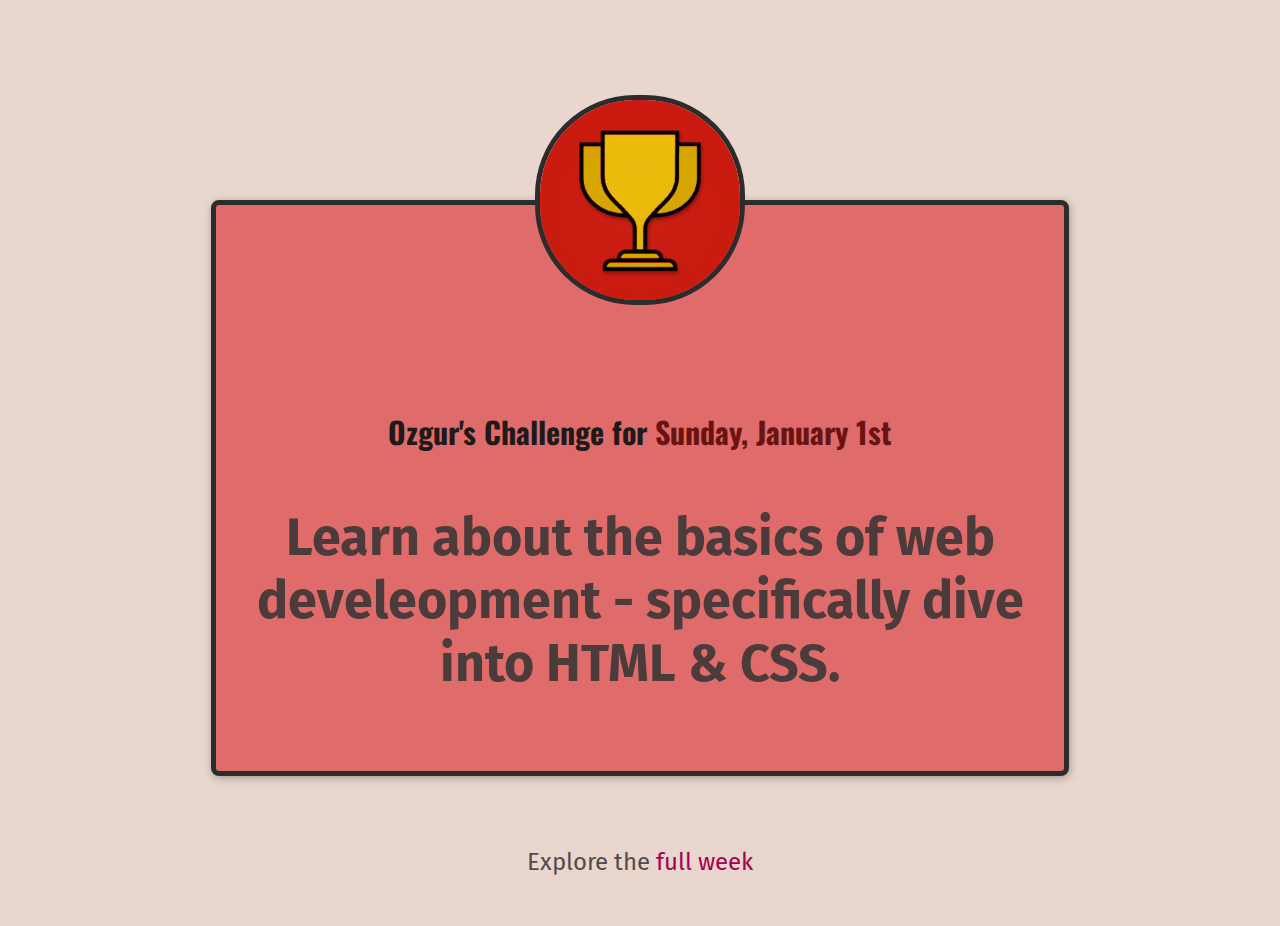
<file: index.html>
<!DOCTYPE html>
<html lang="en">
  <head>
    <meta charset="UTF-8" />

    <link rel="preconnect" href="https://fonts.googleapis.com" />
    <link rel="preconnect" href="https://fonts.gstatic.com" crossorigin />
    <link
      href="https://fonts.googleapis.com/css2?family=Fira+Sans:wght@400;700&family=Oswald:wght@700&display=swap"
      rel="stylesheet"
    />
    <link rel="stylesheet" href="styles/shared.css" />

    <link rel="stylesheet" href="styles/daily-challenge.css" />
    <title>My Daily Challange</title>
  </head>
  <body>
    <main>
      <img src="images/challenges-trophy.jpeg" alt="A trophy" />
      <h1>Ozgur's Challenge for <span>Sunday, January 1st</span></h1>
      <p id="todays-challenge">
        Learn about the basics of web develeopment - specifically dive into HTML
        & CSS.
      </p>
    </main>
    <footer>
      <p>Explore the <a href="full-week.html">full week</a></p>
    </footer>
  </body>
</html>
</file>
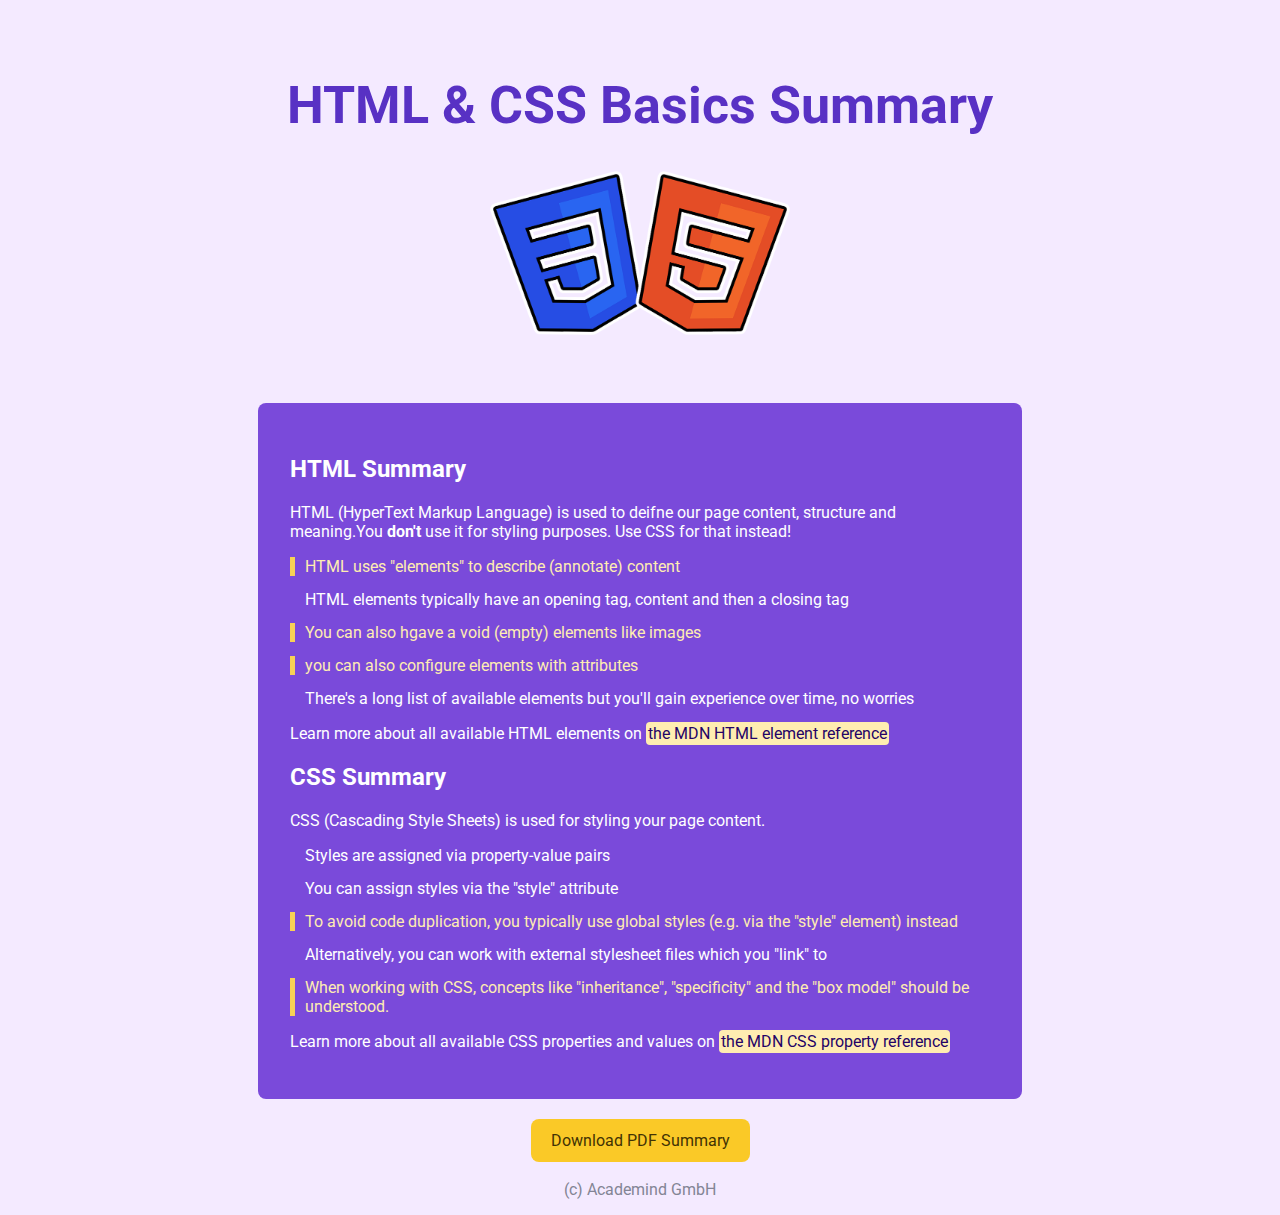
<file: section-4/html-css-basics/index.html>
<!DOCTYPE html>
<html lang="en">
  <head>
    <meta charset="UTF-8" />
    <title>HTML & CSS Basics Summary</title>
    <link rel="preconnect" href="https://fonts.googleapis.com" />
    <link rel="preconnect" href="https://fonts.gstatic.com" crossorigin />
    <link
      href="https://fonts.googleapis.com/css2?family=Roboto:wght@400;900&display=swap"
      rel="stylesheet"
    />
    <link rel="stylesheet" href="./styles/page.css" />
  </head>

  <body>
    <header>
      <h1>HTML & CSS Basics Summary</h1>
      <img src="./images/html-css.png" alt="HTML and CSS logos" />
    </header>
    <main>
      <section>
        <h2>HTML Summary</h2>
        <p>
          HTML (HyperText Markup Language) is used to deifne our page content,
          structure and meaning.You <strong>don't</strong> use it for styling
          purposes. Use CSS for that instead!
        </p>
        <ul id="html-list">
          <li class="extra-important">
            HTML uses "elements" to describe (annotate) content
          </li>
          <li>
            HTML elements typically have an opening tag, content and then a
            closing tag
          </li>
          <li class="extra-important">
            You can also hgave a void (empty) elements like images
          </li>
          <li class="extra-important">
            you can also configure elements with attributes
          </li>
          <li>
            There's a long list of available elements but you'll gain experience
            over time, no worries
          </li>
        </ul>
        <p>
          Learn more about all available HTML elements on
          <a
            href="https://developer.mozilla.org/en-US/docs/Web/HTML/Element"
            target="_blank"
            >the MDN HTML element reference</a
          >
        </p>
      </section>

      <section>
        <h2>CSS Summary</h2>
        <p>
          CSS (Cascading Style Sheets) is used for styling your page content.
        </p>
        <ul id="css-list">
          <li>Styles are assigned via property-value pairs</li>
          <li>You can assign styles via the "style" attribute</li>
          <li class="extra-important">
            To avoid code duplication, you typically use global styles (e.g. via
            the "style" element) instead
          </li>
          <li>
            Alternatively, you can work with external stylesheet files which you
            "link" to
          </li>
          <li class="extra-important">
            When working with CSS, concepts like "inheritance", "specificity"
            and the "box model" should be understood.
          </li>
        </ul>
        <p>
          Learn more about all available CSS properties and values on
          <a
            href="https://developer.mozilla.org/en-US/docs/Web/CSS/CSS_Properties_Reference"
            target="blank"
            >the MDN CSS property reference</a
          >
        </p>
      </section>
    </main>
    <footer>
      <a href="./pdfs/html-css-basics-summary.pdf" target="_blank"
        >Download PDF Summary</a
      >
      <p>(c) Academind GmbH</p>
    </footer>
  </body>
</html>
</file>
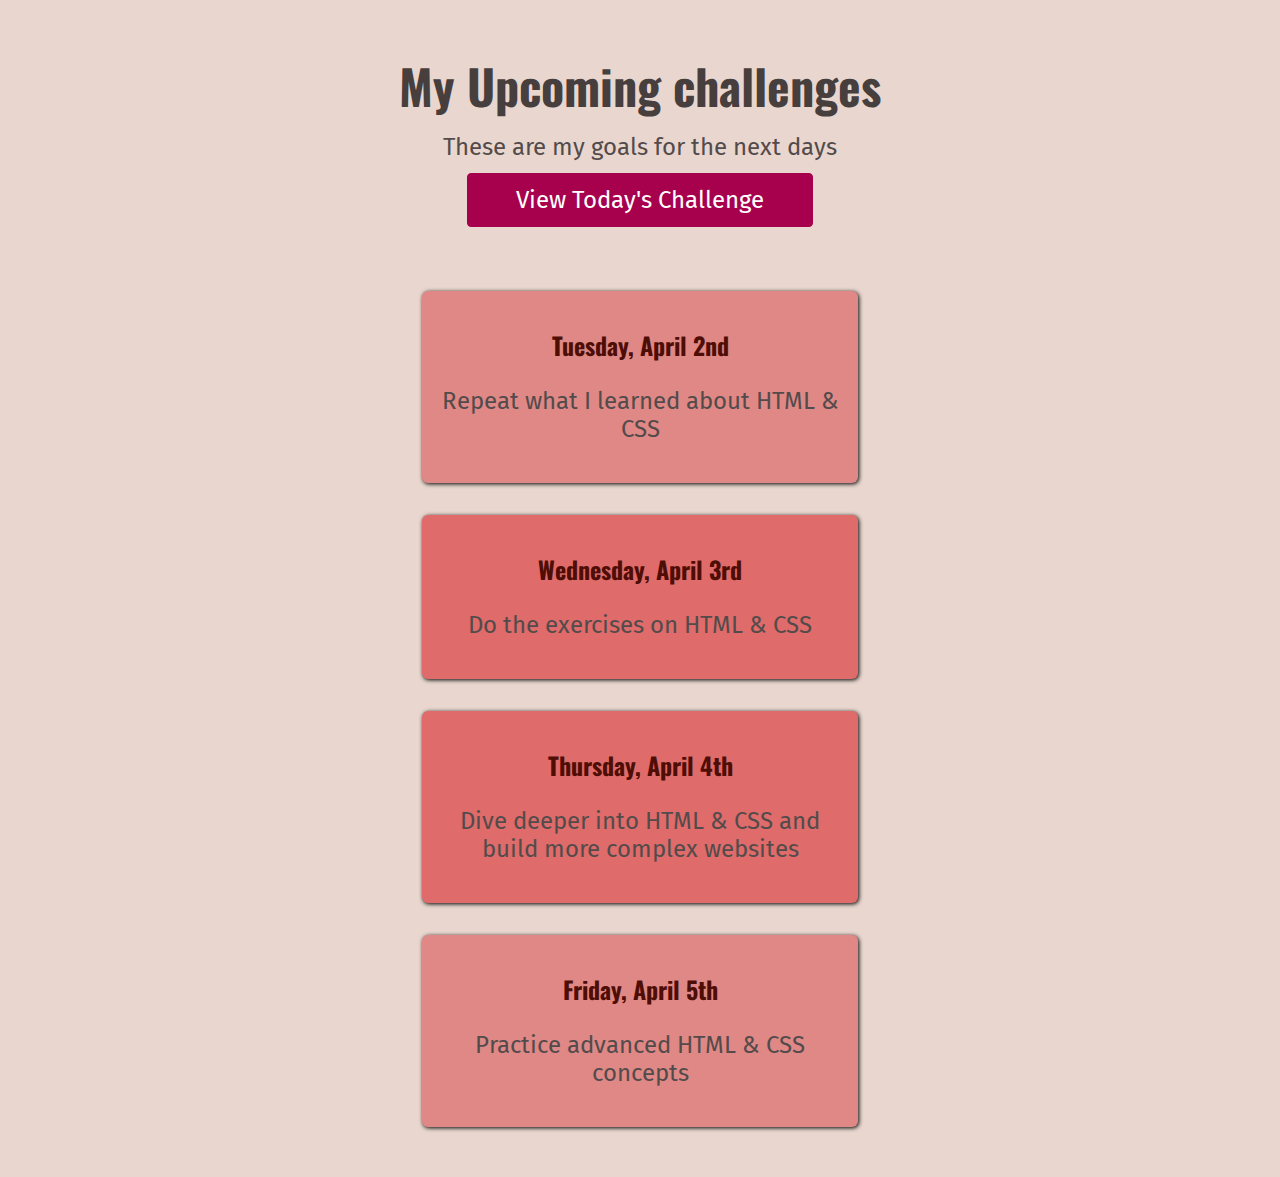
<file: full-week.html>
<!DOCTYPE html>
<html lang="en">
  <head>
    <meta charset="UTF-8" />
    <link rel="preconnect" href="https://fonts.googleapis.com" />
    <link rel="preconnect" href="https://fonts.gstatic.com" crossorigin />
    <link
      href="https://fonts.googleapis.com/css2?family=Fira+Sans:wght@400;700&family=Oswald:wght@700&display=swap"
      rel="stylesheet"
    />
    <link rel="stylesheet" href="styles/shared.css" />
    <link rel="stylesheet" href="styles/full-week.css" />
    <title>My Upcoming challenges</title>
  </head>
  <body>
    <header>
      <h1>My Upcoming challenges</h1>
      <p id="description">These are my goals for the next days</p>
      <a href="index.html">View Today's Challenge</a>
    </header>
    <main>
      <ol>
        <li>
          <h2>Tuesday, April 2nd</h2>
          <p>Repeat what I learned about HTML & CSS</p>
        </li>
        <li class="highlight-goal">
          <h2>Wednesday, April 3rd</h2>
          <p>Do the exercises on HTML & CSS</p>
        </li>
        <li class="highlight-goal">
          <h2>Thursday, April 4th</h2>
          <p>Dive deeper into HTML & CSS and build more complex websites</p>
        </li>

        <li>
          <h2>Friday, April 5th</h2>
          <p>Practice advanced HTML & CSS concepts</p>
        </li>
      </ol>
    </main>
  </body>
</html>
</file>
<file: styles/shared.css>
body {
  text-align: center;
  background-color: rgb(233, 215, 207);
  color: rgb(83, 75, 75);
  margin: 50px;
}

h1 {
  font-family: "Oswald", sans-serif;
  margin: 100px 0 20px 0;
}

p {
  font-family: "Fira Sans", sans-serif;
  font-size: 24px;
}

a {
  font-family: "Fira Sans", sans-serif;
  text-decoration: none;
  color: rgb(167, 1, 78);
}

a:hover {
  text-decoration: underline;
}
</file>
<file: styles/daily-challenge.css>
main {
  width: 800px;
  margin: 200px auto 72px auto;
  background-color: rgb(223, 107, 106);
  padding: 24px;
  border: 5px solid rgb(44, 44, 44);
  border-radius: 8px;
  box-shadow: 1px 2px 8px rgba(0, 0, 0, 0.3);
}

span {
  color: rgb(105, 19, 19);
}
img {
  border: 5px solid rgb(44, 44, 44);
  width: 200px;
  height: 200px;
  border-radius: 100px;
  margin-top: -134px;
}

#todays-challenge {
  color: rgb(75, 59, 59);
  font-weight: bold;
  font-size: 52px;
}

h1 {
  font-size: 30px;
  color: rgb(31, 25, 25);
}
</file>
<file: section-4/html-css-basics/styles/page.css>
body {
  background-color: rgb(244, 234, 255);
  font-family: "Roboto", sans-serif;
}

header {
  text-align: center;
  padding: 32px;
}

header img {
  width: 300px;
}
main {
  background-color: rgb(122, 74, 218);
  padding: 32px;
  width: 700px;
  margin: 32px auto;
  border-radius: 8px;
  color: rgb(255, 255, 255);
  text-align: left;
}

h1 {
  color: rgb(88, 49, 196);
  font-size: 52px;
}

footer {
  text-align: center;
}

footer p {
  color: rgb(131, 133, 149);
  margin-top: 30px;
}

footer a {
  padding: 12px 20px;
  border-radius: 8px;
  background-color: rgb(250, 201, 39);
  color: rgb(66, 51, 4);
}

footer a:hover,
footer a:active {
  background-color: rgb(255, 186, 58);
}

ul {
  margin: 0;
  padding: 0;
  list-style: none;
}

li {
  margin: 14px 0;
  padding-left: 10px;
  border-left: 5px solid transparent;
}

a {
  text-decoration: none;
  color: rgb(36, 3, 102);
  background-color: rgb(255, 237, 177);
  padding: 2px;
  border-radius: 4px;
}

a:hover,
a:active {
  background-color: rgb(250, 201, 39);
}

.extra-important {
  color: rgb(255, 237, 177);
  border-color: rgb(247, 209, 85);
}

/* .highlight {
  font-weight: bold;
} */
</file>
<file: styles/full-week.css>
header {
  margin-bottom: 64px;
}

h1 {
  font-size: 48px;
  color: rgb(71, 62, 62);
  margin: 0;
}

#description {
  margin: 12px;
}

/* header p {
  margin-bottom: 36px;
} */

a {
  padding: 12px 48px;
  background-color: rgb(167, 1, 78);
  color: white;
  border: 1px solid rgb(167, 1, 78);
  border-radius: 4px;
  font-size: 24px;
  display: inline-block;
  margin: 0;
}

a:hover {
  background-color: rgb(192, 103, 145);
  text-decoration: none;
}
ol {
  list-style: none;
  width: 500px;
  margin: 30px auto 0 auto;
  padding: 0;
}

li {
  padding: 16px;
  box-shadow: 1px 1px 4px rgba(0, 0, 0, 1);
  margin: 32px;
  background-color: rgb(223, 136, 134);
  border-radius: 6px;
}

h2 {
  color: rgb(78, 13, 5);
  font-family: "Oswald", sans-serif;
}

/* main p {
  margin: 12px;
  color: rgb(79, 29, 22);
} */

.highlight-goal {
  background-color: rgb(223, 107, 106);
}
</file>
